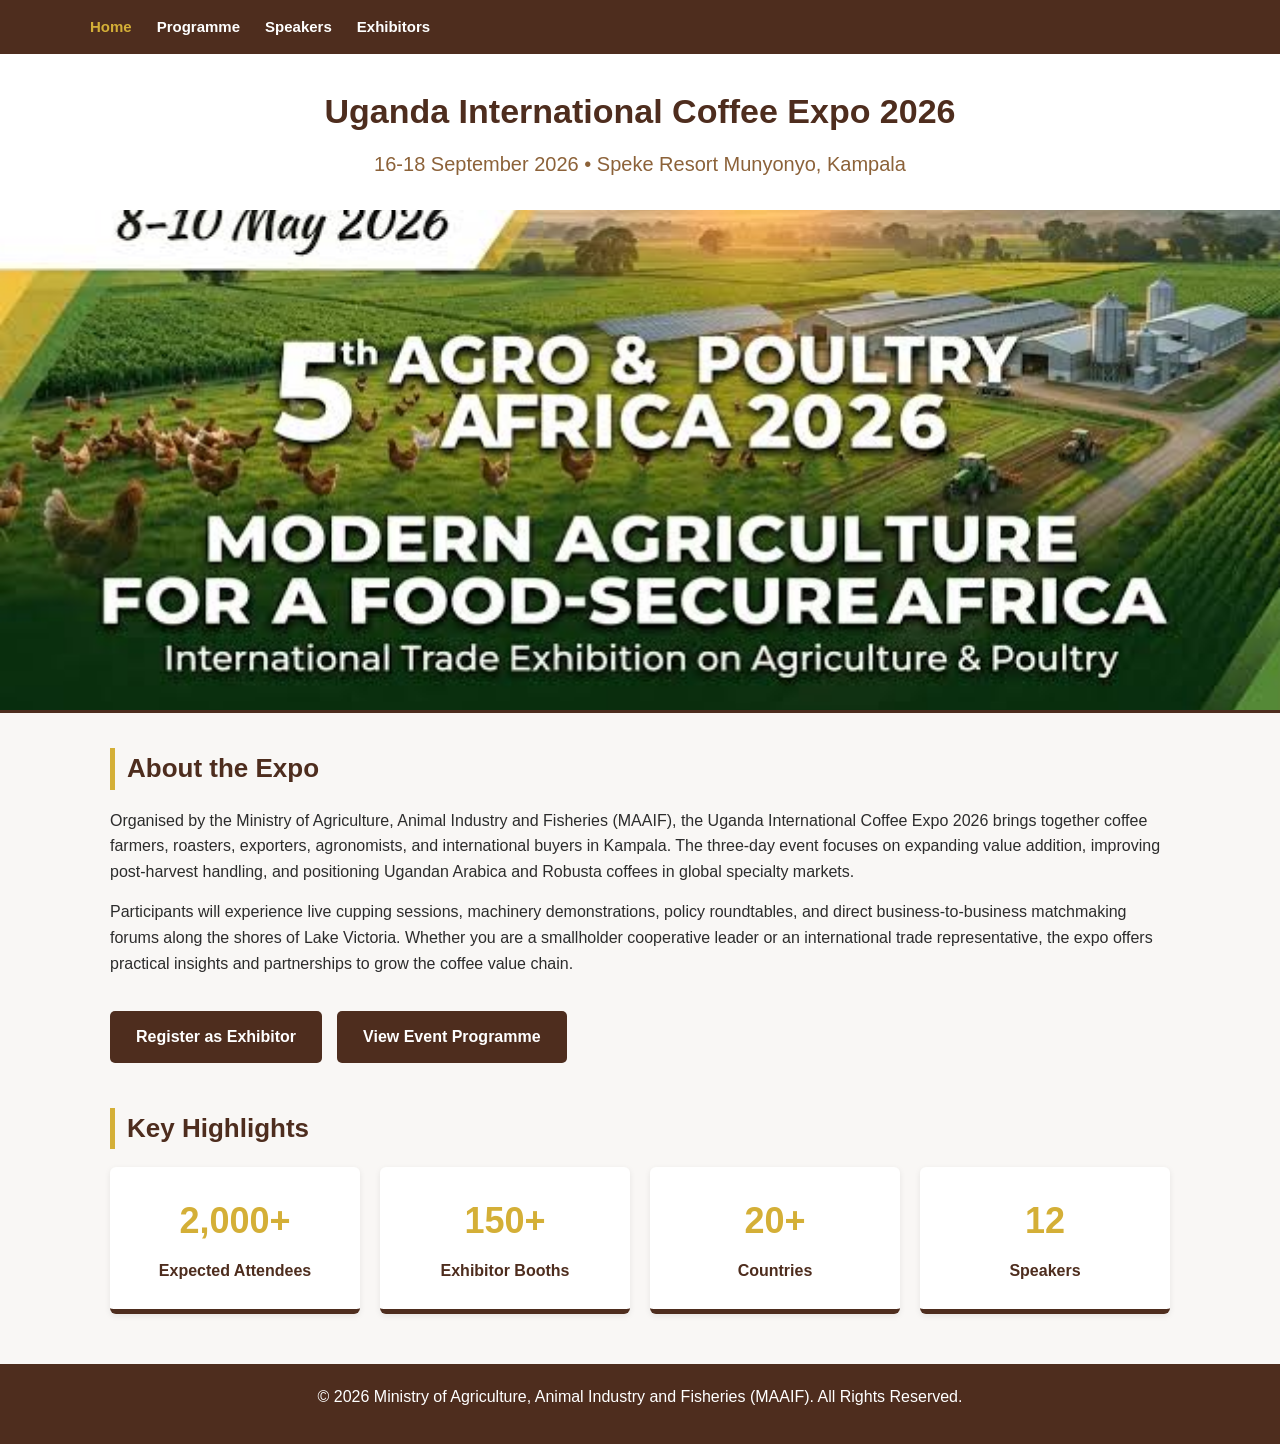
<file: index.html>
<!DOCTYPE html>
<html lang="en">
<head>
  <meta charset="UTF-8">
  <meta name="viewport" content="width=device-width, initial-scale=1.0">
  <title>Uganda International Coffee Expo 2026</title>
  <link rel="stylesheet" href="expo.css">
</head>
<body>

  <header>
    <nav>
      <ul>
        <li><a href="index.html" class="active">Home</a></li>
        <li><a href="programme.html">Programme</a></li>
        <li><a href="speakers.html">Speakers</a></li>
        <li><a href="exhibitors.html">Exhibitors</a></li>
      </ul>
    </nav>

    <div class="title-block">
      <h1>Uganda International Coffee Expo 2026</h1>
      <h2>16-18 September 2026 &bull; Speke Resort Munyonyo, Kampala</h2>
    </div>

    <div class="banner-container">
      <img src="/images/agric.jpg" alt="Uganda International Coffee Expo Banner" class="banner-img">
    </div>
  </header>

  <main>
    <section>
      <h3 class="section-heading">About the Expo</h3>
      <p>
        Organised by the Ministry of Agriculture, Animal Industry and Fisheries (MAAIF), the Uganda International Coffee Expo 2026 brings together coffee farmers, roasters, exporters, agronomists, and international buyers in Kampala. The three-day event focuses on expanding value addition, improving post-harvest handling, and positioning Ugandan Arabica and Robusta coffees in global specialty markets.
      </p>
      <p>
        Participants will experience live cupping sessions, machinery demonstrations, policy roundtables, and direct business-to-business matchmaking forums along the shores of Lake Victoria. Whether you are a smallholder cooperative leader or an international trade representative, the expo offers practical insights and partnerships to grow the coffee value chain.
      </p>
      <div class="page-actions">
        <a href="exhibitors.html" class="btn">Register as Exhibitor</a>
        <a href="programme.html" class="btn">View Event Programme</a>
      </div>
    </section>

    <section>
      <h3 class="section-heading">Key Highlights</h3>
      <div class="highlights-row">
        <div class="highlight-card">
          <span class="highlight-number">2,000+</span>
          <span class="highlight-label">Expected Attendees</span>
        </div>
        <div class="highlight-card">
          <span class="highlight-number">150+</span>
          <span class="highlight-label">Exhibitor Booths</span>
        </div>
        <div class="highlight-card">
          <span class="highlight-number">20+</span>
          <span class="highlight-label">Countries</span>
        </div>
        <div class="highlight-card">
          <span class="highlight-number">12</span>
          <span class="highlight-label">Speakers</span>
        </div>
      </div>
    </section>
  </main>

  <footer>
    <p>&copy; 2026 Ministry of Agriculture, Animal Industry and Fisheries (MAAIF). All Rights Reserved.</p>
  </footer>

</body>
</html>
</file>
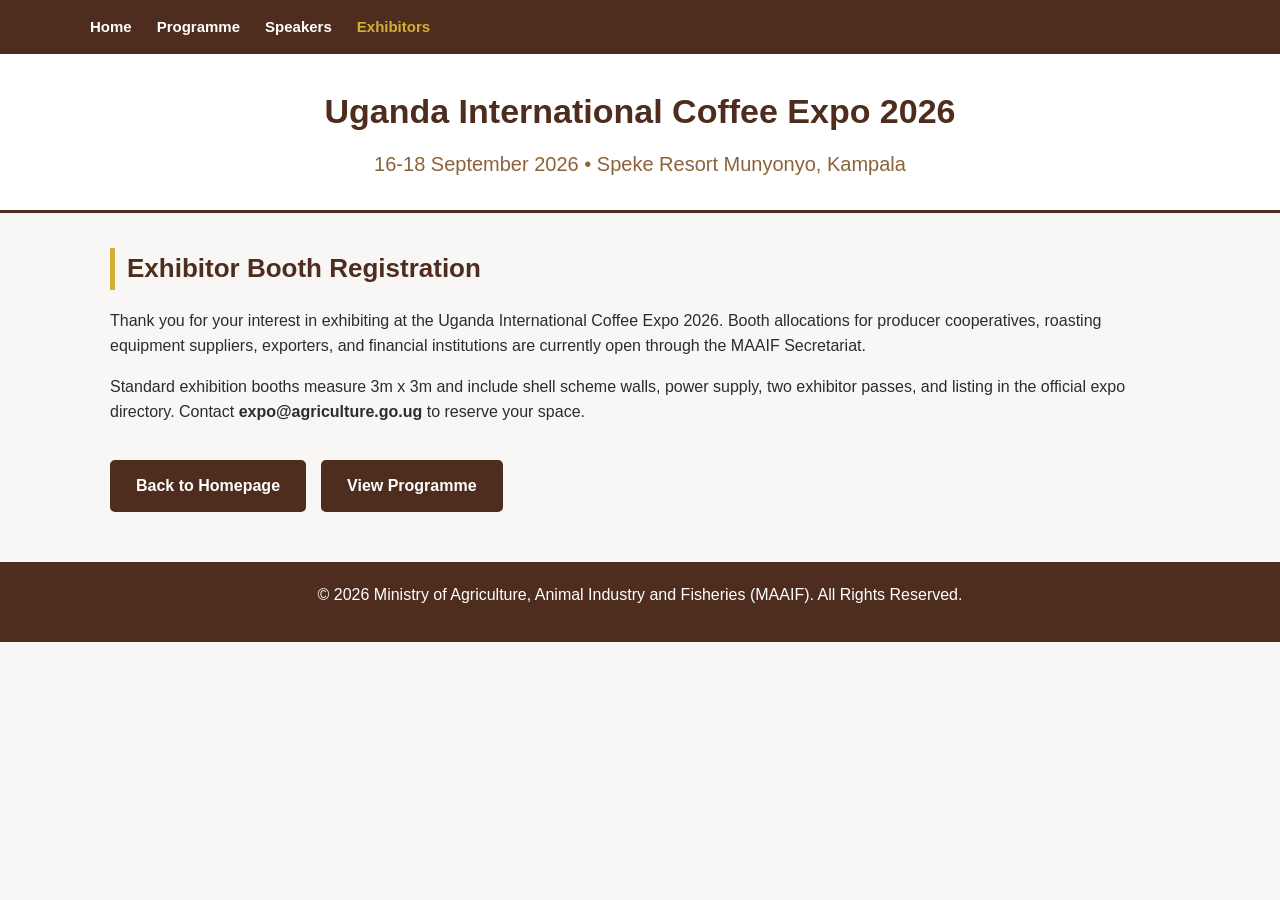
<file: exhibitors.html>
<!DOCTYPE html>
<html lang="en">
<head>
  <meta charset="UTF-8">
  <meta name="viewport" content="width=device-width, initial-scale=1.0">
  <title>Exhibitor Registration | Uganda International Coffee Expo 2026</title>
  <link rel="stylesheet" href="expo.css">
</head>
<body>

  <header>
    <nav>
      <ul>
        <li><a href="index.html">Home</a></li>
        <li><a href="programme.html">Programme</a></li>
        <li><a href="speakers.html">Speakers</a></li>
        <li><a href="exhibitors.html" class="active">Exhibitors</a></li>
      </ul>
    </nav>

    <div class="title-block">
      <h1>Uganda International Coffee Expo 2026</h1>
      <h2>16-18 September 2026 &bull; Speke Resort Munyonyo, Kampala</h2>
    </div>
  </header>

  <main>
    <section>
      <h3 class="section-heading">Exhibitor Booth Registration</h3>
      <p>
        Thank you for your interest in exhibiting at the Uganda International Coffee Expo 2026. Booth allocations for producer cooperatives, roasting equipment suppliers, exporters, and financial institutions are currently open through the MAAIF Secretariat.
      </p>
      <p>
        Standard exhibition booths measure 3m x 3m and include shell scheme walls, power supply, two exhibitor passes, and listing in the official expo directory. Contact <strong>expo@agriculture.go.ug</strong> to reserve your space.
      </p>
      <div class="page-actions">
        <a href="index.html" class="btn">Back to Homepage</a>
        <a href="programme.html" class="btn">View Programme</a>
      </div>
    </section>
  </main>

  <footer>
    <p>&copy; 2026 Ministry of Agriculture, Animal Industry and Fisheries (MAAIF). All Rights Reserved.</p>
  </footer>

</body>
</html>
</file>
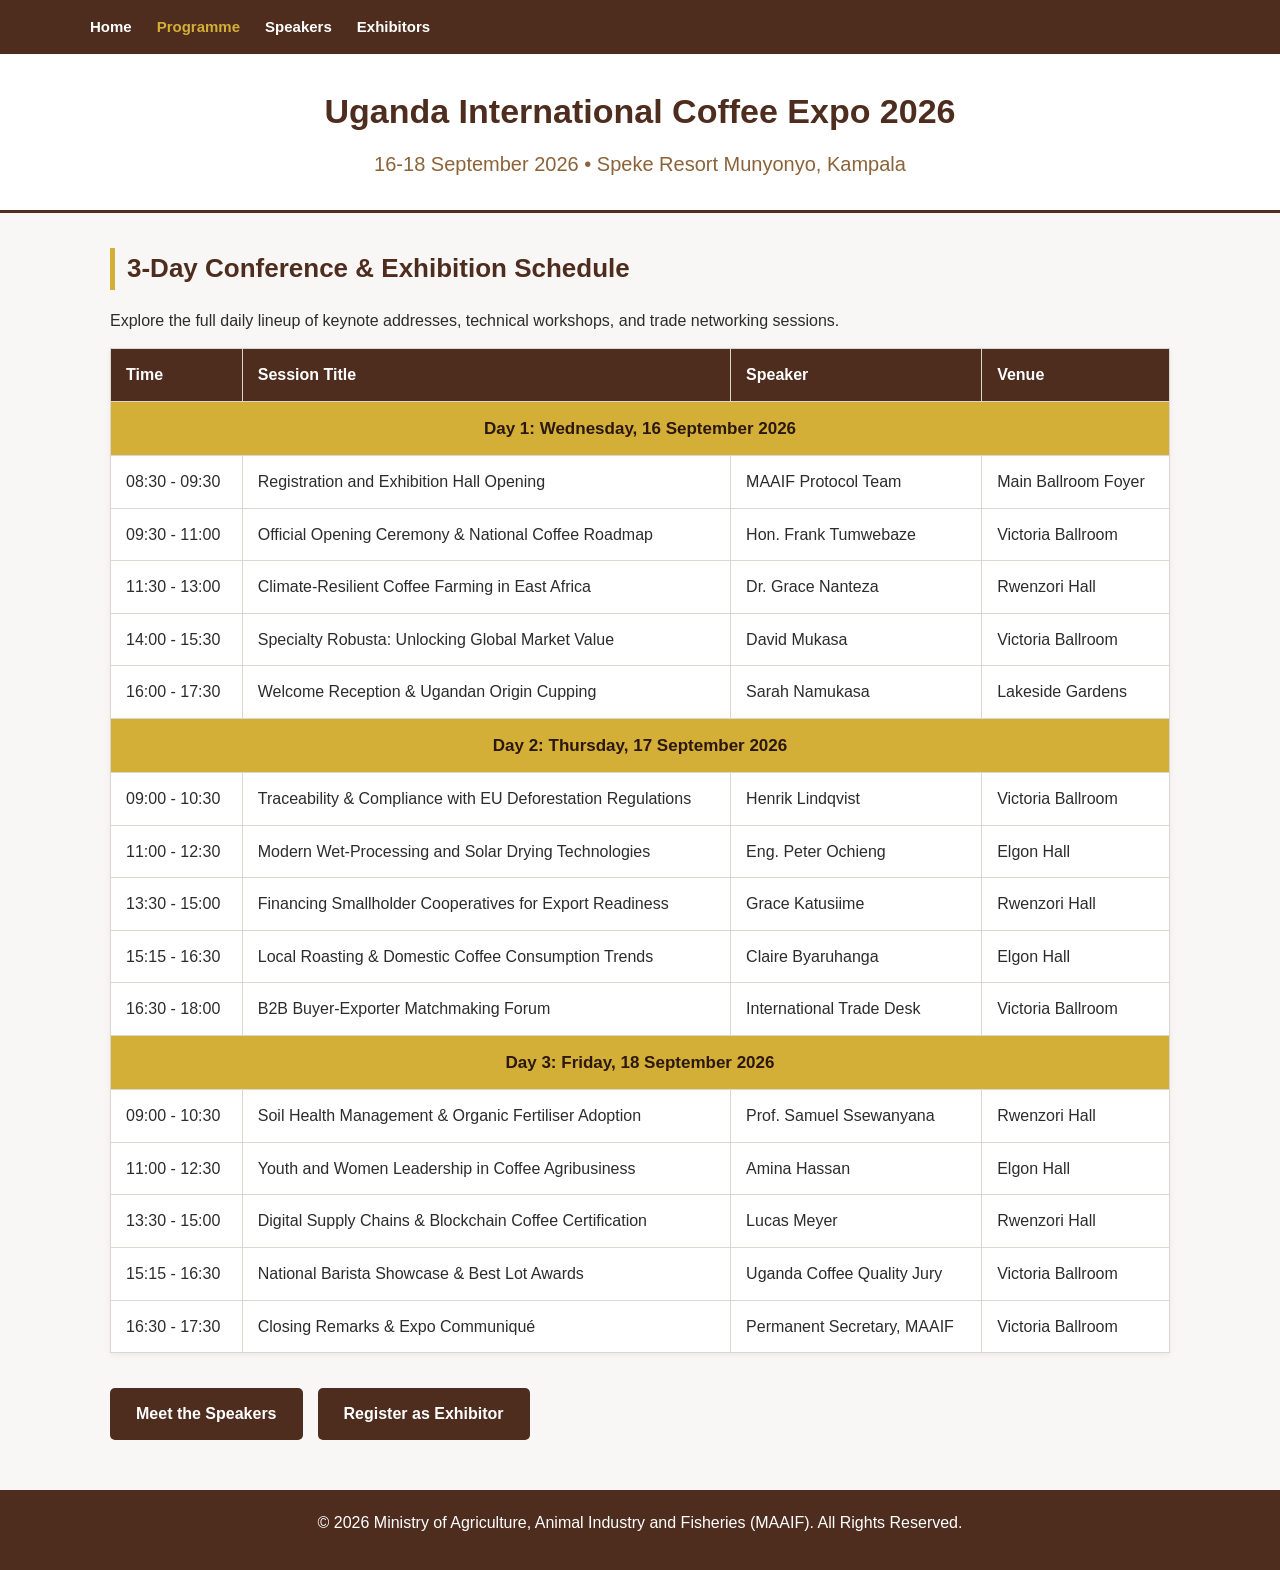
<file: programme.html>
<!DOCTYPE html>
<html lang="en">
<head>
  <meta charset="UTF-8">
  <meta name="viewport" content="width=device-width, initial-scale=1.0">
  <title>Programme | Uganda International Coffee Expo 2026</title>
  <link rel="stylesheet" href="expo.css">
</head>
<body>

  <header>
    <nav>
      <ul>
        <li><a href="index.html">Home</a></li>
        <li><a href="programme.html" class="active">Programme</a></li>
        <li><a href="speakers.html">Speakers</a></li>
        <li><a href="exhibitors.html">Exhibitors</a></li>
      </ul>
    </nav>

    <div class="title-block">
      <h1>Uganda International Coffee Expo 2026</h1>
      <h2>16-18 September 2026 &bull; Speke Resort Munyonyo, Kampala</h2>
    </div>
  </header>

  <main>
    <section>
      <h3 class="section-heading">3-Day Conference &amp; Exhibition Schedule</h3>
      <p>Explore the full daily lineup of keynote addresses, technical workshops, and trade networking sessions.</p>

      <table>
        <thead>
          <tr>
            <th>Time</th>
            <th>Session Title</th>
            <th>Speaker</th>
            <th>Venue</th>
          </tr>
        </thead>
        <tbody>
          <tr class="day-header">
            <td colspan="4">Day 1: Wednesday, 16 September 2026</td>
          </tr>
          <tr>
            <td>08:30 - 09:30</td>
            <td>Registration and Exhibition Hall Opening</td>
            <td>MAAIF Protocol Team</td>
            <td>Main Ballroom Foyer</td>
          </tr>
          <tr>
            <td>09:30 - 11:00</td>
            <td>Official Opening Ceremony &amp; National Coffee Roadmap</td>
            <td>Hon. Frank Tumwebaze</td>
            <td>Victoria Ballroom</td>
          </tr>
          <tr>
            <td>11:30 - 13:00</td>
            <td>Climate-Resilient Coffee Farming in East Africa</td>
            <td>Dr. Grace Nanteza</td>
            <td>Rwenzori Hall</td>
          </tr>
          <tr>
            <td>14:00 - 15:30</td>
            <td>Specialty Robusta: Unlocking Global Market Value</td>
            <td>David Mukasa</td>
            <td>Victoria Ballroom</td>
          </tr>
          <tr>
            <td>16:00 - 17:30</td>
            <td>Welcome Reception &amp; Ugandan Origin Cupping</td>
            <td>Sarah Namukasa</td>
            <td>Lakeside Gardens</td>
          </tr>

          <tr class="day-header">
            <td colspan="4">Day 2: Thursday, 17 September 2026</td>
          </tr>
          <tr>
            <td>09:00 - 10:30</td>
            <td>Traceability &amp; Compliance with EU Deforestation Regulations</td>
            <td>Henrik Lindqvist</td>
            <td>Victoria Ballroom</td>
          </tr>
          <tr>
            <td>11:00 - 12:30</td>
            <td>Modern Wet-Processing and Solar Drying Technologies</td>
            <td>Eng. Peter Ochieng</td>
            <td>Elgon Hall</td>
          </tr>
          <tr>
            <td>13:30 - 15:00</td>
            <td>Financing Smallholder Cooperatives for Export Readiness</td>
            <td>Grace Katusiime</td>
            <td>Rwenzori Hall</td>
          </tr>
          <tr>
            <td>15:15 - 16:30</td>
            <td>Local Roasting &amp; Domestic Coffee Consumption Trends</td>
            <td>Claire Byaruhanga</td>
            <td>Elgon Hall</td>
          </tr>
          <tr>
            <td>16:30 - 18:00</td>
            <td>B2B Buyer-Exporter Matchmaking Forum</td>
            <td>International Trade Desk</td>
            <td>Victoria Ballroom</td>
          </tr>

          <tr class="day-header">
            <td colspan="4">Day 3: Friday, 18 September 2026</td>
          </tr>
          <tr>
            <td>09:00 - 10:30</td>
            <td>Soil Health Management &amp; Organic Fertiliser Adoption</td>
            <td>Prof. Samuel Ssewanyana</td>
            <td>Rwenzori Hall</td>
          </tr>
          <tr>
            <td>11:00 - 12:30</td>
            <td>Youth and Women Leadership in Coffee Agribusiness</td>
            <td>Amina Hassan</td>
            <td>Elgon Hall</td>
          </tr>
          <tr>
            <td>13:30 - 15:00</td>
            <td>Digital Supply Chains &amp; Blockchain Coffee Certification</td>
            <td>Lucas Meyer</td>
            <td>Rwenzori Hall</td>
          </tr>
          <tr>
            <td>15:15 - 16:30</td>
            <td>National Barista Showcase &amp; Best Lot Awards</td>
            <td>Uganda Coffee Quality Jury</td>
            <td>Victoria Ballroom</td>
          </tr>
          <tr>
            <td>16:30 - 17:30</td>
            <td>Closing Remarks &amp; Expo Communiqu&eacute;</td>
            <td>Permanent Secretary, MAAIF</td>
            <td>Victoria Ballroom</td>
          </tr>
        </tbody>
      </table>

      <div class="page-actions">
        <a href="speakers.html" class="btn">Meet the Speakers</a>
        <a href="exhibitors.html" class="btn">Register as Exhibitor</a>
      </div>
    </section>
  </main>

  <footer>
    <p>&copy; 2026 Ministry of Agriculture, Animal Industry and Fisheries (MAAIF). All Rights Reserved.</p>
  </footer>

</body>
</html>
</file>
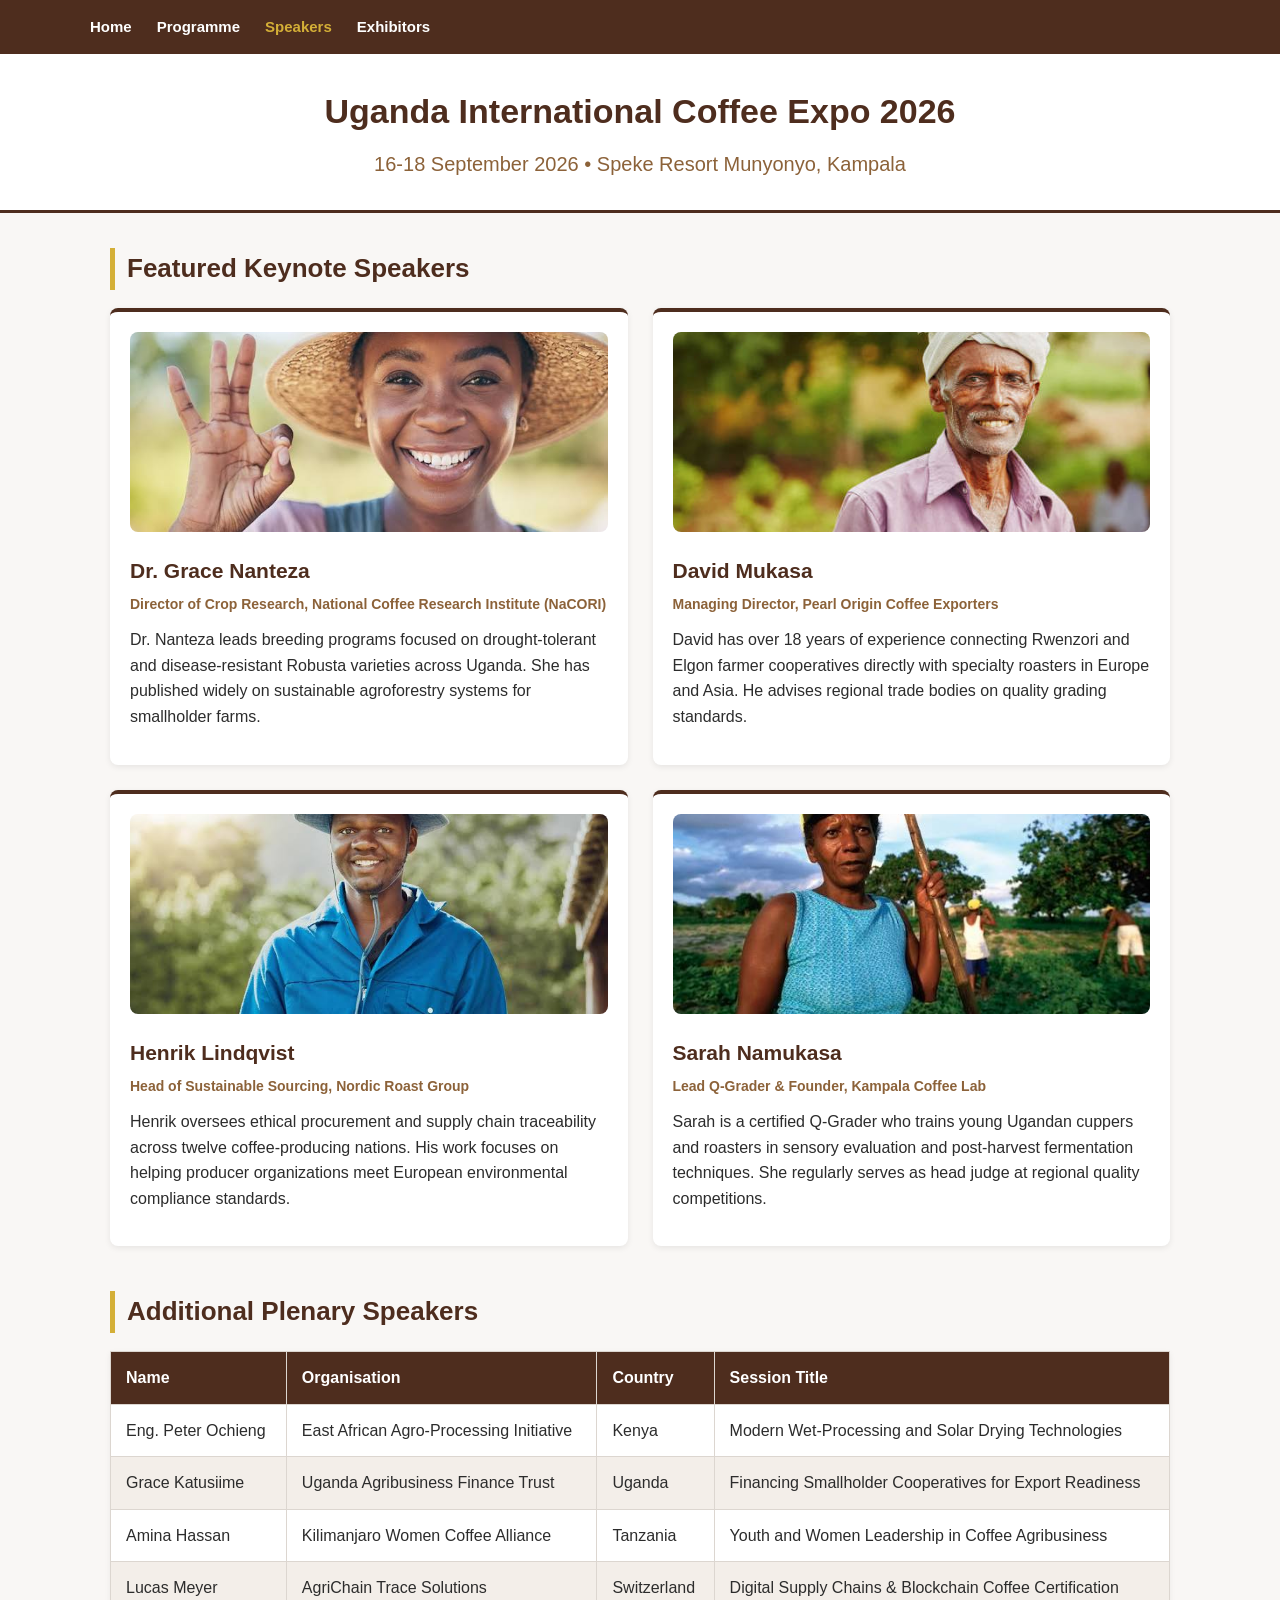
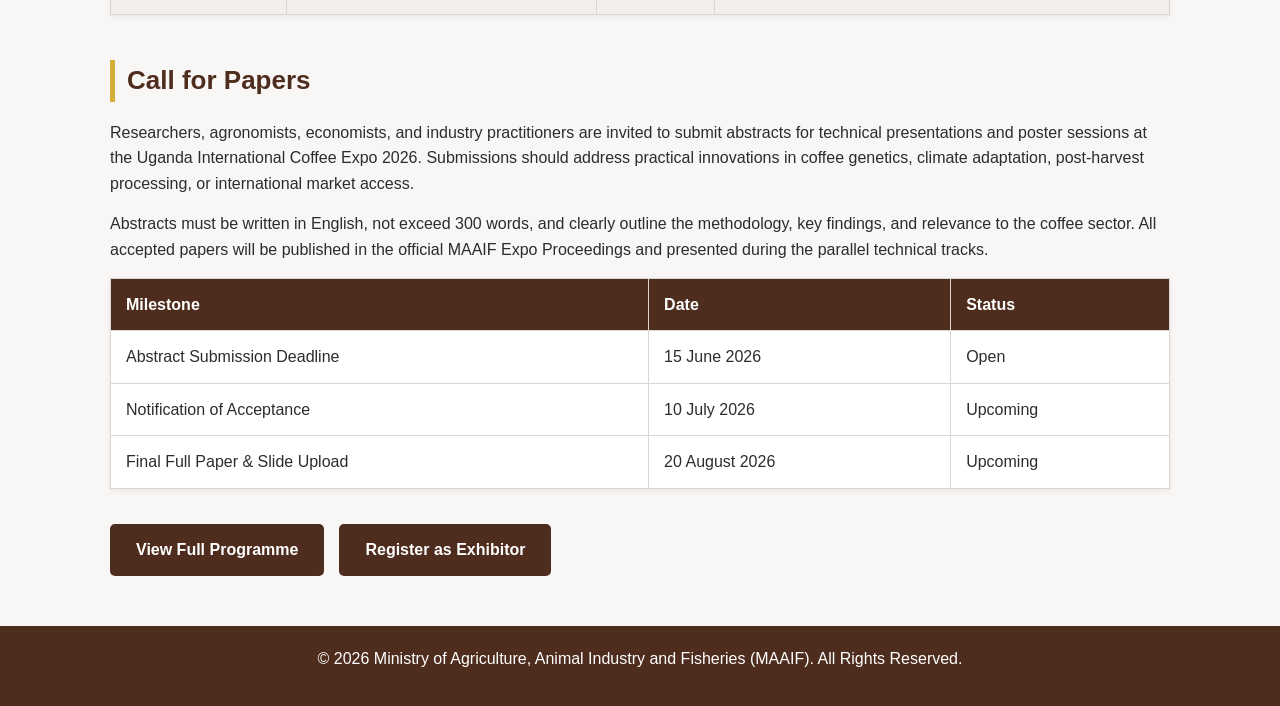
<file: speakers.html>
<!DOCTYPE html>
<html lang="en">
<head>
  <meta charset="UTF-8">
  <meta name="viewport" content="width=device-width, initial-scale=1.0">
  <title>Speakers | Uganda International Coffee Expo 2026</title>
  <link rel="stylesheet" href="expo.css">
</head>
<body>

  <header>
    <nav>
      <ul>
        <li><a href="index.html">Home</a></li>
        <li><a href="programme.html">Programme</a></li>
        <li><a href="speakers.html" class="active">Speakers</a></li>
        <li><a href="exhibitors.html">Exhibitors</a></li>
      </ul>
    </nav>

    <div class="title-block">
      <h1>Uganda International Coffee Expo 2026</h1>
      <h2>16-18 September 2026 &bull; Speke Resort Munyonyo, Kampala</h2>
    </div>
  </header>

  <main>
    <section>
      <h3 class="section-heading">Featured Keynote Speakers</h3>
      <div class="speakers-grid">
        <article class="speaker-card">
          <img src="/images/2.jpg" alt="Dr. Grace Nanteza">
          <h3>Dr. Grace Nanteza</h3>
          <div class="speaker-role">Director of Crop Research, National Coffee Research Institute (NaCORI)</div>
          <p>Dr. Nanteza leads breeding programs focused on drought-tolerant and disease-resistant Robusta varieties across Uganda. She has published widely on sustainable agroforestry systems for smallholder farms.</p>
        </article>

        <article class="speaker-card">
          <img src="/images/1.jpg" alt="David Mukasa">
          <h3>David Mukasa</h3>
          <div class="speaker-role">Managing Director, Pearl Origin Coffee Exporters</div>
          <p>David has over 18 years of experience connecting Rwenzori and Elgon farmer cooperatives directly with specialty roasters in Europe and Asia. He advises regional trade bodies on quality grading standards.</p>
        </article>

        <article class="speaker-card">
          <img src="/images/3.jpg" alt="Henrik Lindqvist">
          <h3>Henrik Lindqvist</h3>
          <div class="speaker-role">Head of Sustainable Sourcing, Nordic Roast Group</div>
          <p>Henrik oversees ethical procurement and supply chain traceability across twelve coffee-producing nations. His work focuses on helping producer organizations meet European environmental compliance standards.</p>
        </article>

        <article class="speaker-card">
          <img src="/images/4.jpg" alt="Sarah Namukasa">
          <h3>Sarah Namukasa</h3>
          <div class="speaker-role">Lead Q-Grader &amp; Founder, Kampala Coffee Lab</div>
          <p>Sarah is a certified Q-Grader who trains young Ugandan cuppers and roasters in sensory evaluation and post-harvest fermentation techniques. She regularly serves as head judge at regional quality competitions.</p>
        </article>
      </div>
    </section>

    <section>
      <h3 class="section-heading">Additional Plenary Speakers</h3>
      <table class="striped-table">
        <thead>
          <tr>
            <th>Name</th>
            <th>Organisation</th>
            <th>Country</th>
            <th>Session Title</th>
          </tr>
        </thead>
        <tbody>
          <tr>
            <td>Eng. Peter Ochieng</td>
            <td>East African Agro-Processing Initiative</td>
            <td>Kenya</td>
            <td>Modern Wet-Processing and Solar Drying Technologies</td>
          </tr>
          <tr>
            <td>Grace Katusiime</td>
            <td>Uganda Agribusiness Finance Trust</td>
            <td>Uganda</td>
            <td>Financing Smallholder Cooperatives for Export Readiness</td>
          </tr>
          <tr>
            <td>Amina Hassan</td>
            <td>Kilimanjaro Women Coffee Alliance</td>
            <td>Tanzania</td>
            <td>Youth and Women Leadership in Coffee Agribusiness</td>
          </tr>
          <tr>
            <td>Lucas Meyer</td>
            <td>AgriChain Trace Solutions</td>
            <td>Switzerland</td>
            <td>Digital Supply Chains &amp; Blockchain Coffee Certification</td>
          </tr>
        </tbody>
      </table>
    </section>

    <section>
      <h3 class="section-heading">Call for Papers</h3>
      <p>
        Researchers, agronomists, economists, and industry practitioners are invited to submit abstracts for technical presentations and poster sessions at the Uganda International Coffee Expo 2026. Submissions should address practical innovations in coffee genetics, climate adaptation, post-harvest processing, or international market access.
      </p>
      <p>
        Abstracts must be written in English, not exceed 300 words, and clearly outline the methodology, key findings, and relevance to the coffee sector. All accepted papers will be published in the official MAAIF Expo Proceedings and presented during the parallel technical tracks.
      </p>

      <table>
        <thead>
          <tr>
            <th>Milestone</th>
            <th>Date</th>
            <th>Status</th>
          </tr>
        </thead>
        <tbody>
          <tr>
            <td>Abstract Submission Deadline</td>
            <td>15 June 2026</td>
            <td>Open</td>
          </tr>
          <tr>
            <td>Notification of Acceptance</td>
            <td>10 July 2026</td>
            <td>Upcoming</td>
          </tr>
          <tr>
            <td>Final Full Paper &amp; Slide Upload</td>
            <td>20 August 2026</td>
            <td>Upcoming</td>
          </tr>
        </tbody>
      </table>

      <div class="page-actions">
        <a href="programme.html" class="btn">View Full Programme</a>
        <a href="exhibitors.html" class="btn">Register as Exhibitor</a>
      </div>
    </section>
  </main>

  <footer>
    <p>&copy; 2026 Ministry of Agriculture, Animal Industry and Fisheries (MAAIF). All Rights Reserved.</p>
  </footer>

</body>
</html>
</file>
<file: expo.css>
* {
  box-sizing: border-box;
  margin: 0;
  padding: 0;
}

body {
  font-family: Arial, Helvetica, sans-serif;
  line-height: 1.6;
  color: #2c2c2c;
  background-color: #f9f7f5;
}

header {
  background-color: #ffffff;
  border-bottom: 3px solid #4E2D1E;
}

nav {
  background-color: #4E2D1E;
  padding: 14px 20px;
}

nav ul {
  list-style: none;
  max-width: 1100px;
  margin: 0 auto;
  display: flex;
  gap: 25px;
}

nav a {
  color: #ffffff;
  text-decoration: none;
  font-weight: bold;
  font-size: 15px;
}

nav a:hover,
nav a.active {
  color: #D4AF37;
}

.title-block {
  max-width: 1100px;
  margin: 0 auto;
  padding: 30px 20px;
  text-align: center;
  background-color: #ffffff;
}

.title-block h1 {
  color: #4E2D1E;
  font-size: 34px;
  margin-bottom: 10px;
}

.title-block h2 {
  color: #8c6239;
  font-size: 20px;
  font-weight: normal;
}

.banner-container {
  width: 100%;
  background-color: #2b1810;
}

.banner-img {
  width: 100%;
  height: 500px;
  object-fit: cover;
  display: block;
}

main {
  max-width: 1100px;
  margin: 35px auto;
  padding: 0 20px;
}

section {
  margin-bottom: 45px;
}

h3.section-heading {
  color: #4E2D1E;
  font-size: 26px;
  margin-bottom: 18px;
  border-left: 5px solid #D4AF37;
  padding-left: 12px;
}

p {
  margin-bottom: 15px;
  font-size: 16px;
}

.btn {
  display: inline-block;
  background-color: #4E2D1E;
  color: #ffffff;
  padding: 13px 26px;
  text-decoration: none;
  font-weight: bold;
  border-radius: 5px;
  margin-top: 10px;
  transition: background-color 0.2s ease;
}

.btn:hover {
  background-color: #6e412c;
}

.highlights-row {
  display: flex;
  justify-content: space-between;
  gap: 20px;
  flex-wrap: wrap;
}

.highlight-card {
  background-color: #ffffff;
  flex: 1 1 220px;
  padding: 25px 20px;
  text-align: center;
  border-radius: 6px;
  box-shadow: 0 2px 6px rgba(0, 0, 0, 0.08);
  border-bottom: 5px solid #4E2D1E;
}

.highlight-number {
  display: block;
  font-size: 36px;
  font-weight: bold;
  color: #D4AF37;
  margin-bottom: 8px;
}

.highlight-label {
  font-size: 16px;
  font-weight: bold;
  color: #4E2D1E;
}

table {
  width: 100%;
  border-collapse: collapse;
  background-color: #ffffff;
  margin-top: 15px;
  box-shadow: 0 2px 6px rgba(0, 0, 0, 0.06);
}

th, td {
  padding: 13px 15px;
  text-align: left;
  border: 1px solid #dcd6d0;
}

th {
  background-color: #4E2D1E;
  color: #ffffff;
}

tr.day-header td {
  background-color: #D4AF37;
  color: #2b1810;
  font-weight: bold;
  font-size: 17px;
  text-align: center;
}

table.striped-table tbody tr:nth-child(even) {
  background-color: #f3eee9;
}

.speakers-grid {
  display: flex;
  flex-wrap: wrap;
  gap: 25px;
}

.speaker-card {
  background-color: #ffffff;
  flex: 1 1 calc(50% - 25px);
  padding: 20px;
  border-radius: 8px;
  box-shadow: 0 2px 6px rgba(0, 0, 0, 0.08);
  border-top: 4px solid #4E2D1E;
}

.speaker-card img {
  width: 100%;
  height: 200px;
  object-fit: cover;
  border-radius: 8px;
  margin-bottom: 15px;
}

.speaker-card h3 {
  color: #4E2D1E;
  font-size: 21px;
  margin-bottom: 5px;
}

.speaker-role {
  color: #8c6239;
  font-weight: bold;
  font-size: 14px;
  margin-bottom: 12px;
}

.page-actions {
  margin-top: 25px;
  display: flex;
  gap: 15px;
  flex-wrap: wrap;
}

footer {
  background-color: #4E2D1E;
  color: #ffffff;
  text-align: center;
  padding: 20px;
  margin-top: 50px;
  font-size: 14px;
}

@media (max-width: 768px) {
  .speaker-card {
    flex: 1 1 100%;
  }
}
</file>
